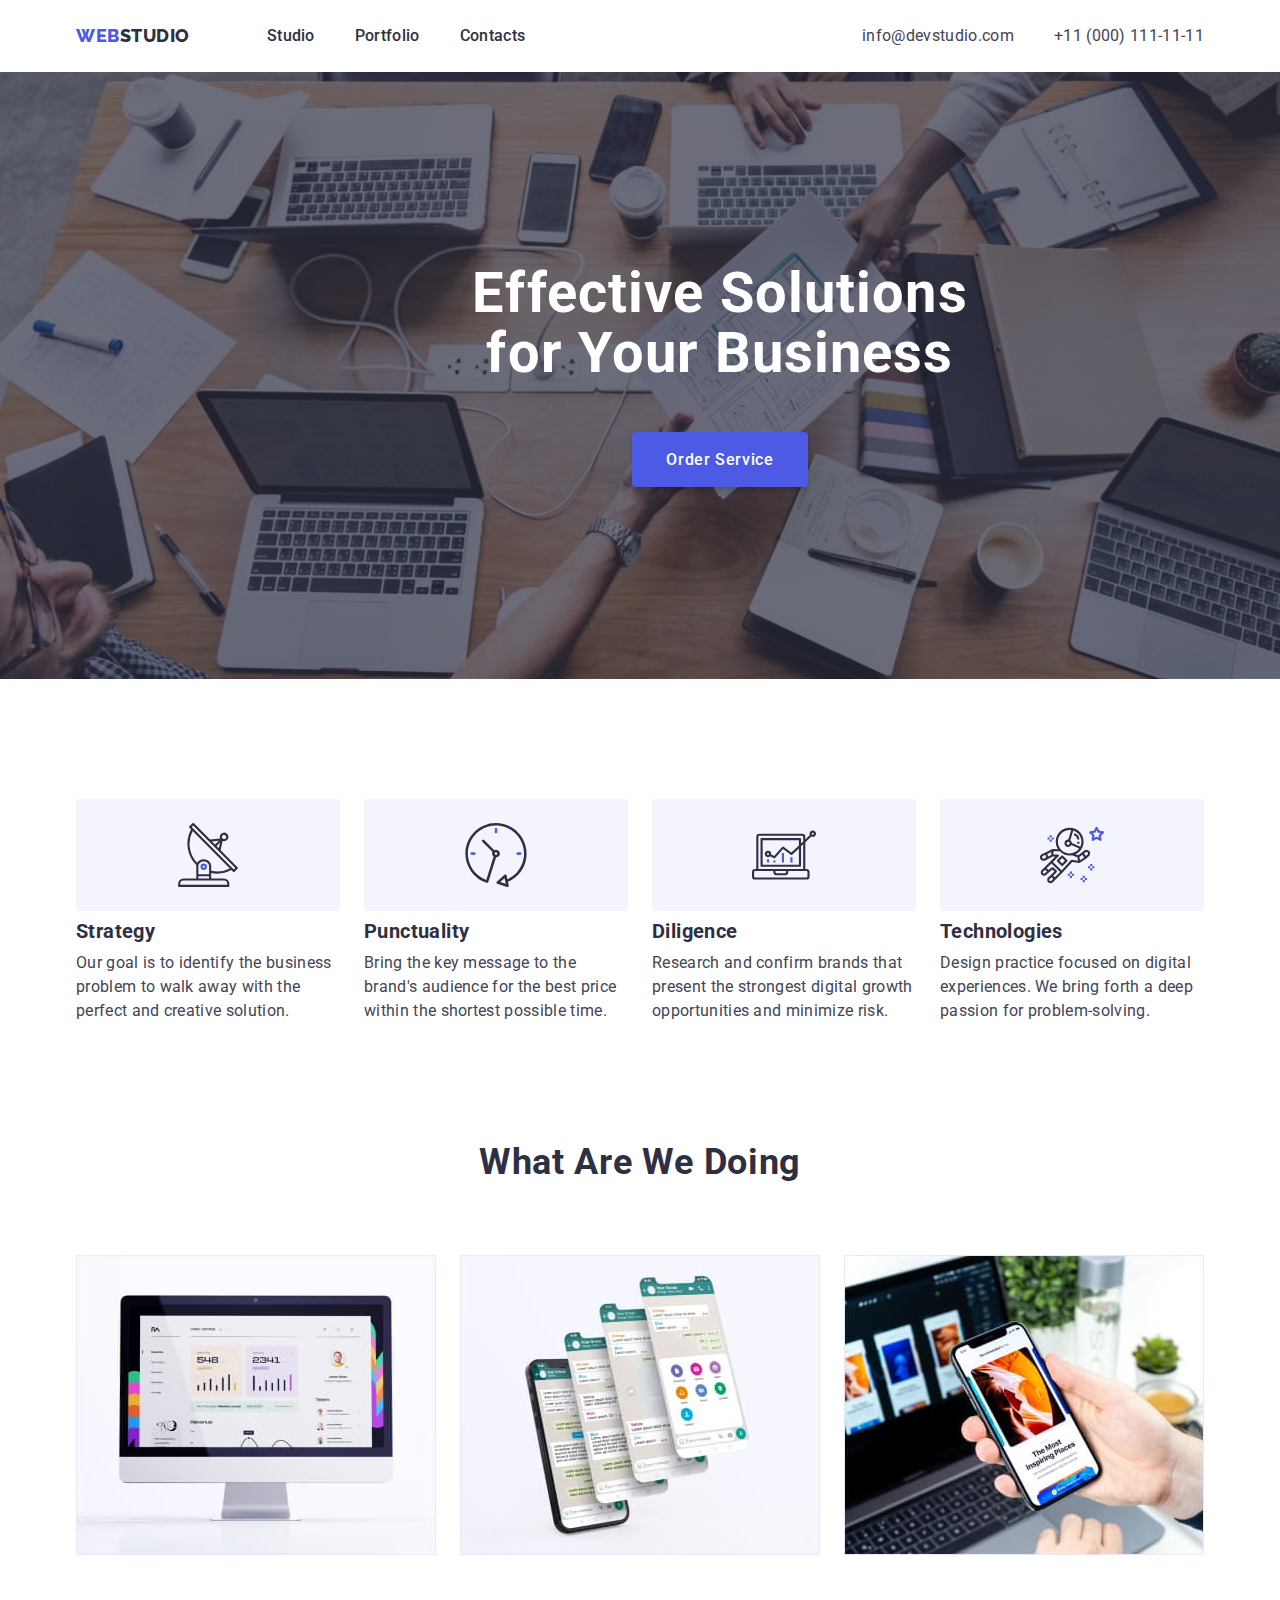
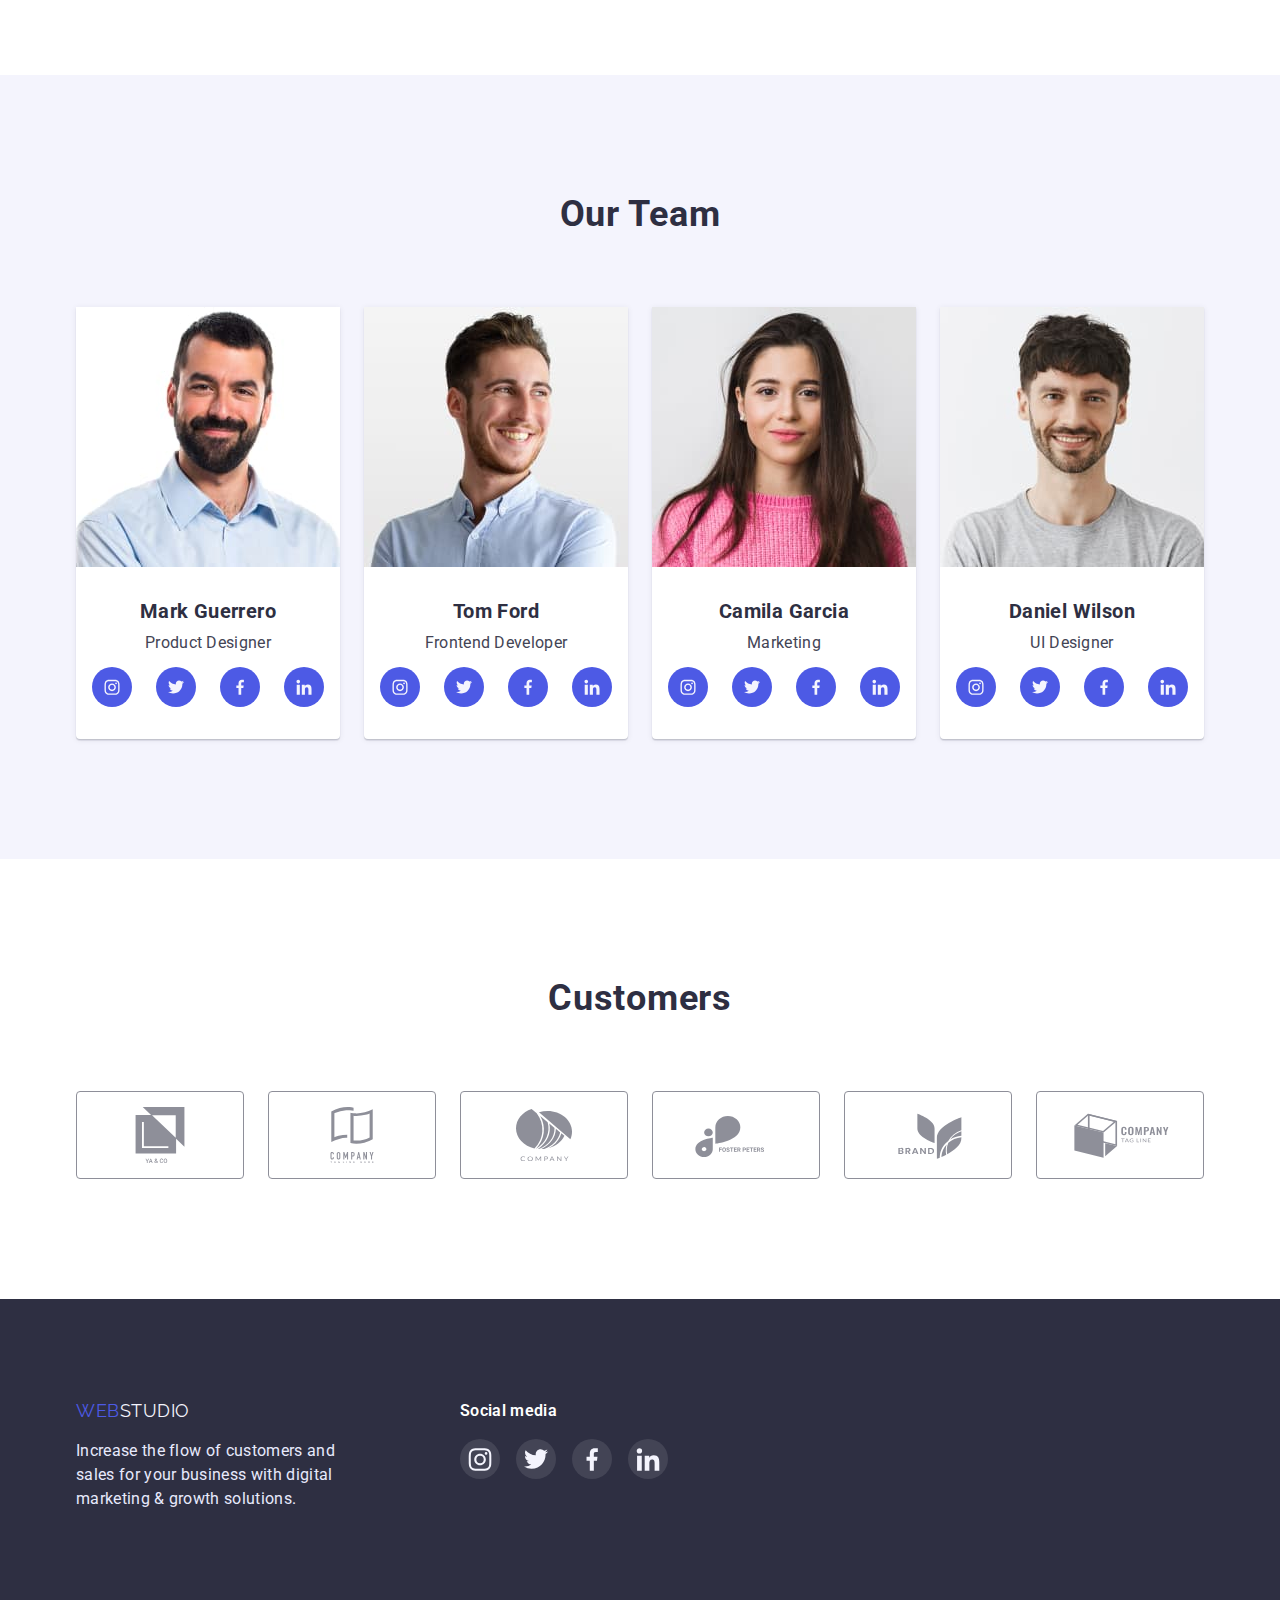
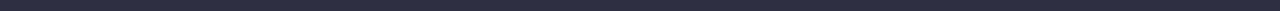
<file: index.html>
<!DOCTYPE html>
<html lang="en">
  <head>
    <meta charset="UTF-8" />
    <meta http-equiv="X-UA-Compatible" content="IE=edge" />
    <meta name="viewport" content="width=device-width, initial-scale=1.0">
    <title>Web Studio</title>
    <link rel="stylesheet"
          href="https://cdnjs.cloudflare.com/ajax/libs/modern-normalize/1.0.0/modern-normalize.min.css"/>
    <link rel="preconnect" href="https://fonts.googleapis.com">
    <link rel="preconnect" href="https://fonts.gstatic.com" crossorigin>
    <link href="https://fonts.googleapis.com/css2?family=Raleway:wght@800&family=Roboto:wght@400;500;700;900&display=swap" 
          rel="stylesheet">
    <link rel="stylesheet" href="./css/styles.css">
  </head>
  <body>
    <header class="header">
    <div class="conteiner header-conteiner">
      <nav class="navigation-conteiner">
        <a href="#" class="logo-top"><span class="web-top" >Web</span><span class="studio-top">Studio</span></a>
        <ul class="navigation">
          <li class="navigation-li"><a href="index.html" class="list-navigation">Studio</a></li>
          <li class="navigation-li"><a href="portfolio.html" class="list-navigation">Portfolio</a></li>
          <li class="navigation-li"><a href="" class="list-navigation">Contacts</a></li>
        </ul>
      </nav>
      <ul class="contacts">
        <li class="contact-li"><a href="mailto:info@devstudio.com" class="list-contacts">info@devstudio.com</a></li>
        <li class="contact-li"><a href="tel:+110001111111" class="list-contacts">+11 (000) 111-11-11</a></li>
      </ul>
    </div>
    </header>
    <main>
      <section class="hero overlay">
        <div class="conteiner">
         <h1 class="solutions">Effective Solutions<br />for Your Business</h1>
         <button type="button" class="contained">Order Service</button>
        </div>
      </section>
      <section class="advanteges">
        <div class="conteiner">
        <h2 class="visually-hidden">Advanteges</h2>
        <ul class="list-pluses">
          <li class="list-pluses-li">
            <div class="conteiner-advanteges-icon">
              <svg class="advantages-icon" width="64" height="64">
                <use href="./images/sprite.svg#antenna"></use>
              </svg>
            </div>
            <h3 class="list-title">Strategy</h3>
            <p class="list-advanteges">
              Our goal is to identify the business problem to walk away with the
              perfect and creative solution.
            </p>
          </li>
          <li class="list-pluses-li">
            <div class="conteiner-advanteges-icon">
              <svg class="advantages-icon" width="64" height="64">
                <use href="./images/sprite.svg#clock"></use>
              </svg>
            </div>
            <h3 class="list-title">Punctuality</h3>
            <p class="list-advanteges">
              Bring the key message to the brand's audience for the best price
              within the shortest possible time.
            </p>
          </li>
          <li class="list-pluses-li">
            <div class="conteiner-advanteges-icon">
              <svg class="advantages-icon" width="64" height="64">
                <use href="./images/sprite.svg#diagram"></use>
              </svg>
            </div>
            <h3 class="list-title">Diligence</h3>
            <p class="list-advanteges">
              Research and confirm brands that present the strongest digital
              growth opportunities and minimize risk.
            </p>
          </li>
          <li class="list-pluses-li">
            <div class="conteiner-advanteges-icon">
              <svg class="advantages-icon" width="64" height="64">
                <use href="./images/sprite.svg#astronaut"></use>
              </svg>
            </div>
            <h3 class="list-title">Technologies</h3>
            <p class="list-advanteges">
              Design practice focused on digital experiences. We bring forth a
              deep passion for problem-solving.
            </p>
          </li>
        </ul>
      </div>
      </section>
      <section class="types-jobs">
        <div class="conteiner">
        <h2 class="title">What are we doing</h2>
        <ul class="list-images">
          <li class="list-images-li"><img src="./images/box1.jpg" alt="box1" width="360" /></li>
          <li class="list-images-li"><img src="./images/box2.jpg" alt="box2" width="360" /></li>
          <li class="list-images-li"><img src="./images/box3.jpg" alt="box3" width="360" /></li>
        </ul>
       </div>
      </section>
      <section class="team">
        <div class="conteiner">
        <h2 class="title">Our Team</h2>
        <ul class="list-team">
          <li class="team-item">
            <img src="./images/pd.jpg" alt="Product Designer" width="264" />
            <div class="team-container">
            <h3 class="list-names">Mark Guerrero</h3>
            <p class="list-jobs">Product Designer</p>
              <ul class="social-list">
                <li class="social-list-item">
                  <a href="#" class="social-list-link">
                    <svg class="social-list-icon" width="16" height="16">
                      <use href="./images/sprite.svg#instagram"></use>
                    </svg>
                  </a>
                </li>
                <li class="social-list-item">
                  <a href="#" class="social-list-link">
                    <svg class="social-list-icon"  width="16" height="16">
                      <use href="./images/sprite.svg#twitter"></use>
                    </svg>
                  </a>
                </li>
                <li class="social-list-item">
                  <a href="#" class="social-list-link">
                    <svg class="social-list-icon"  width="16" height="16">
                      <use href="./images/sprite.svg#facebook"></use>
                    </svg>
                  </a>
                </li>
                <li class="social-list-item">
                  <a href="#" class="social-list-link">
                    <svg class="social-list-icon"  width="16" height="16">
                      <use href="./images/sprite.svg#linkedin"></use>
                    </svg>
                  </a>
                </li>
              </ul>
            </div>
          </li>
          <li class="team-item">
            <img src="./images/fd.jpg" alt="Frontend Developer" width="264" />
            <div class="team-container">
            <h3 class="list-names">Tom Ford</h3>
            <p class="list-jobs">Frontend Developer</p>
            <ul class="social-list">
              <li class="social-list-item">
                <a href="#" class="social-list-link">
                  <svg class="social-list-icon" width="16" height="16">
                    <use href="./images/sprite.svg#instagram"></use>
                  </svg>
                </a>
              </li>
              <li class="social-list-item">
                <a href="#" class="social-list-link">
                  <svg class="social-list-icon"  width="16" height="16">
                    <use href="./images/sprite.svg#twitter"></use>
                  </svg>
                </a>
              </li>
              <li class="social-list-item">
                <a href="#" class="social-list-link">
                  <svg class="social-list-icon"  width="16" height="16">
                    <use href="./images/sprite.svg#facebook"></use>
                  </svg>
                </a>
              </li>
              <li class="social-list-item">
                <a href="#" class="social-list-link">
                  <svg class="social-list-icon"  width="16" height="16">
                    <use href="./images/sprite.svg#linkedin"></use>
                  </svg>
                </a>
              </li>
            </ul>
          </div>
          </li>
          <li class="team-item">
            <img src="./images/mark.jpg" alt="Marketing" width="264" />
            <div class="team-container">
            <h3 class="list-names">Camila Garcia</h3>
            <p class="list-jobs">Marketing</p>
            <ul class="social-list">
              <li class="social-list-item">
                <a href="#" class="social-list-link">
                  <svg class="social-list-icon" width="16" height="16">
                    <use href="./images/sprite.svg#instagram"></use>
                  </svg>
                </a>
              </li>
              <li class="social-list-item">
                <a href="#" class="social-list-link">
                  <svg class="social-list-icon"  width="16" height="16">
                    <use href="./images/sprite.svg#twitter"></use>
                  </svg>
                </a>
              </li>
              <li class="social-list-item">
                <a href="#" class="social-list-link">
                  <svg class="social-list-icon"  width="16" height="16">
                    <use href="./images/sprite.svg#facebook"></use>
                  </svg>
                </a>
              </li>
              <li class="social-list-item">
                <a href="#" class="social-list-link">
                  <svg class="social-list-icon"  width="16" height="16">
                    <use href="./images/sprite.svg#linkedin"></use>
                  </svg>
                </a>
              </li>
            </ul>
          </div>
          </li>
          <li class="team-item">
            <img src="./images/des.jpg" alt="UI Designer" width="264" />
            <div class="team-container">
              <h3 class="list-names">Daniel Wilson</h3>
            <p class="list-jobs">UI Designer</p>
            <ul class="social-list">
              <li class="social-list-item">
                <a href="#" class="social-list-link">
                  <svg class="social-list-icon" width="16" height="16">
                    <use href="./images/sprite.svg#instagram"></use>
                  </svg>
                </a>
              </li>
              <li class="social-list-item">
                <a href="#" class="social-list-link">
                  <svg class="social-list-icon"  width="16" height="16">
                    <use href="./images/sprite.svg#twitter"></use>
                  </svg>
                </a>
              </li>
              <li class="social-list-item">
                <a href="#" class="social-list-link">
                  <svg class="social-list-icon"  width="16" height="16">
                    <use href="./images/sprite.svg#facebook"></use>
                  </svg>
                </a>
              </li>
              <li class="social-list-item">
                <a href="#" class="social-list-link">
                  <svg class="social-list-icon"  width="16" height="16">
                    <use href="./images/sprite.svg#linkedin"></use>
                  </svg>
                </a>
              </li>
            </ul>
          </div>
          </li>
        </ul>
      </div>
      </section>
      <section class="customers">
        <div class="conteiner">
          <h2 class="title">Customers</h2>
          <ul class="customers-list">
            <li class="customers-list-item">
              <a href="#" class="customers-list-link">
                <svg class="customers-list-icon" width="104" height="56">
                  <use href="./images/sprite.svg#yaco"></use>
                </svg>
              </a>
            </li>
            <li class="customers-list-item">
              <a href="#" class="customers-list-link">
                <svg class="customers-list-icon" width="104" height="56">
                  <use href="./images/sprite.svg#company_s"></use>
                </svg>
              </a>
            </li>
            <li class="customers-list-item">
              <a href="#" class="customers-list-link">
                <svg class="customers-list-icon" width="104" height="56">
                  <use href="./images/sprite.svg#group"></use>
                </svg>
              </a>
            </li>
            <li class="customers-list-item">
              <a href="#" class="customers-list-link">
                <svg class="customers-list-icon" width="104" height="56">
                  <use href="./images/sprite.svg#foster_peters"></use>
                </svg>
              </a>
            </li>
            <li class="customers-list-item">
              <a href="#" class="customers-list-link">
                <svg class="customers-list-icon" width="104" height="56">
                  <use href="./images/sprite.svg#brand"></use>
                </svg>
              </a>
            </li>
            <li class="customers-list-item">
              <a href="#" class="customers-list-link">
                <svg class="customers-list-icon" width="104" height="56">
                  <use href="./images/sprite.svg#tag_line"></use>
                </svg>
              </a>
            </li>
        </div>
      </section>
    </main>
    <footer class="footer">
      <div class="conteiner footer-conteiner">
        <div class="footer-conteiner-logo-reason">
      <a href="#" class="logo-bottom"><span class="web-bottom">Web</span><span class="stidio-botton">Studio</span></a>
      <div class="footer-conteiner-reason">
      <p class="reason">
        Increase the flow of customers and sales for your business with digital
        marketing & growth solutions.
      </p>
    </div>
  </div>
  <div class="footer-social-media">
      <h3 class="footer-social-media-titel">Social media</h3>
      <ul class="footer-social-media-list">
        <li class="footer-social-list-item">
          <a href="#" class="footer-social-list-link">
            <svg class="footer-social-list-icon" width="24" height="24">
              <use href="./images/sprite.svg#instagram"></use>
            </svg>
          </a>
        </li>
        <li class="footer-social-list-item">
          <a href="#" class="footer-social-list-link">
            <svg class="footer-social-list-icon"  width="24" height="24">
              <use href="./images/sprite.svg#twitter"></use>
            </svg>
          </a>
        </li>
        <li class="footer-social-list-item">
          <a href="#" class="footer-social-list-link">
            <svg class="footer-social-list-icon"  width="24" height="24">
              <use href="./images/sprite.svg#facebook"></use>
            </svg>
          </a>
        </li>
        <li class="footer-social-list-item">
          <a href="#" class="footer-social-list-link">
            <svg class="footer-social-list-icon"  width="24" height="24">
              <use href="./images/sprite.svg#linkedin"></use>
            </svg>
          </a>
        </li>
      </ul>
    </div>
    </div>
  </footer>
  </body>
</html>
</file>
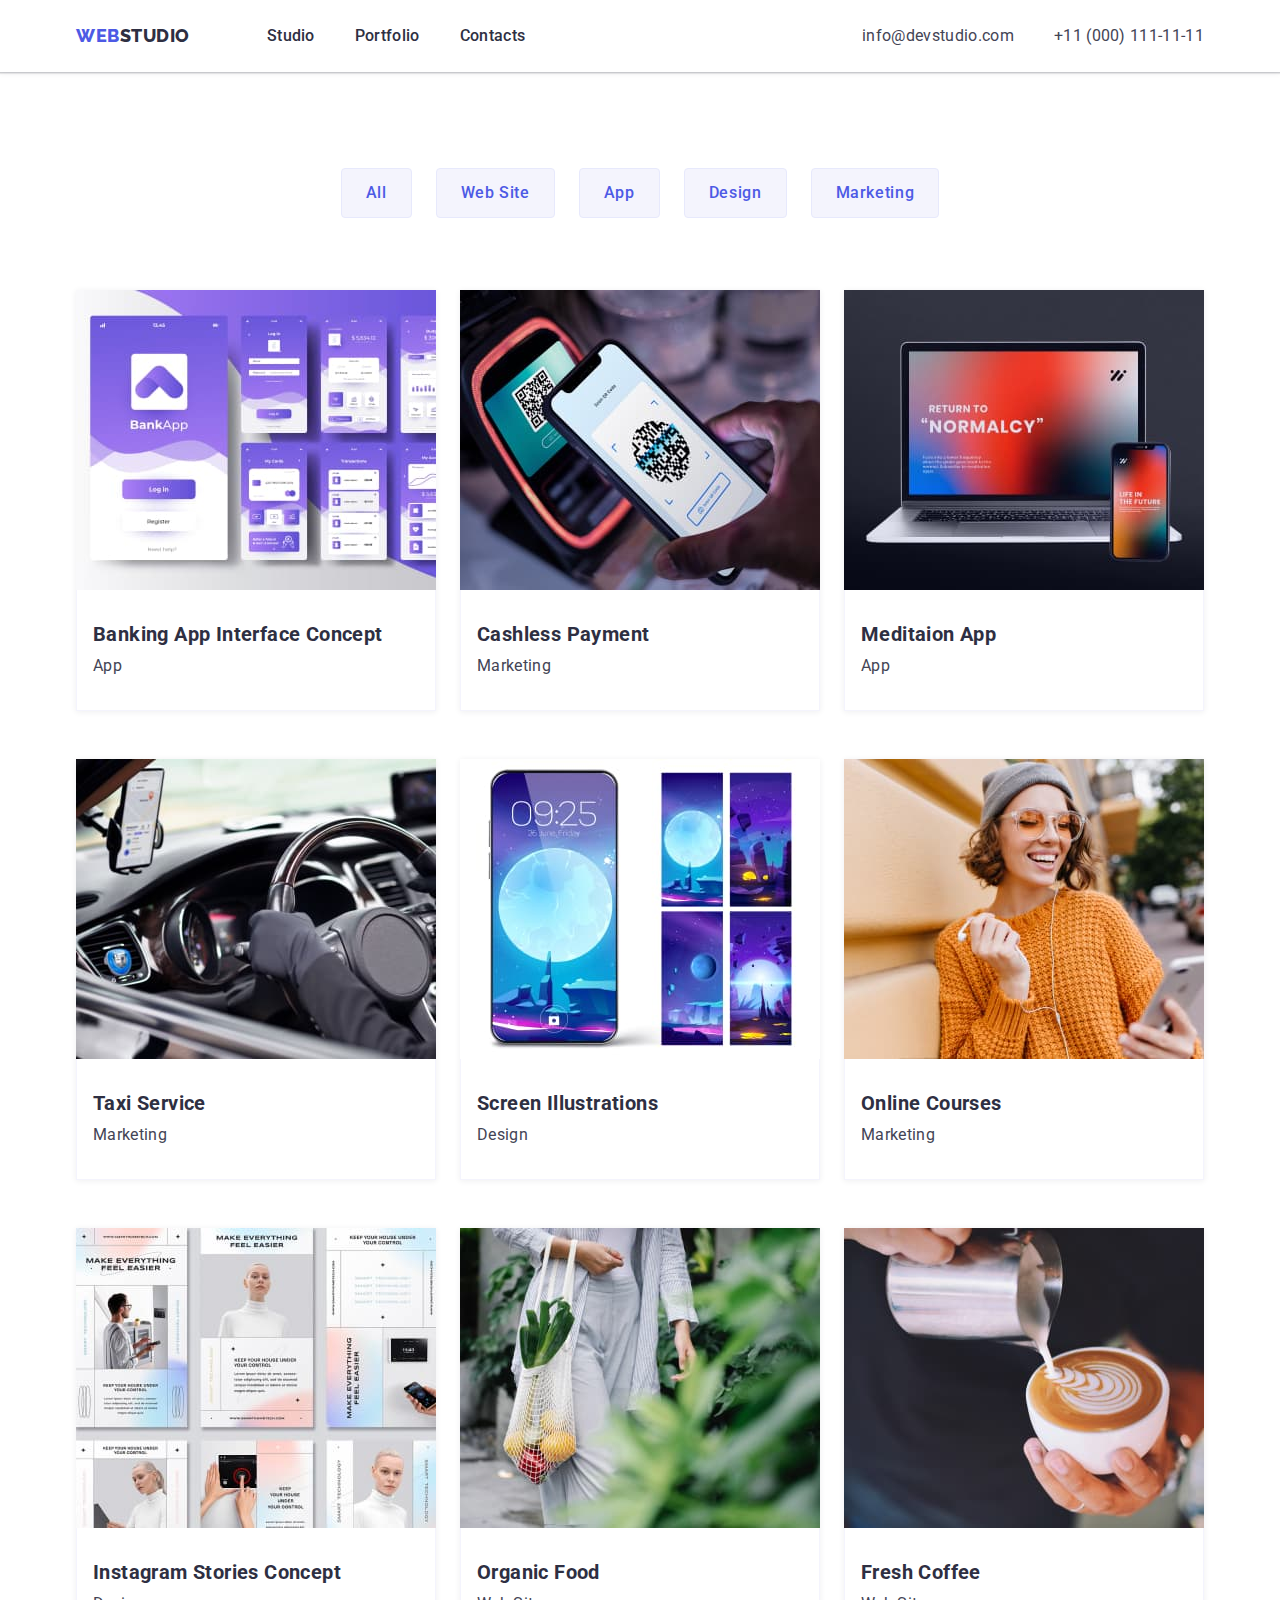
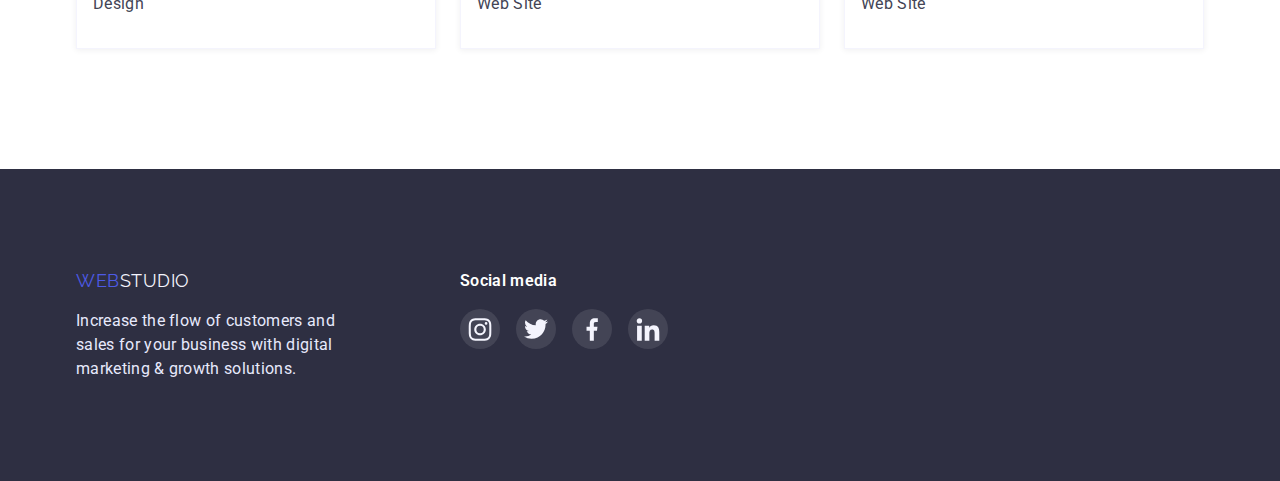
<file: portfolio.html>
<!DOCTYPE html>
<html lang="en">
<head>
    <meta charset="UTF-8">
    <meta http-equiv="X-UA-Compatible" content="IE=edge">
    <meta name="viewport" content="width=device-width, initial-scale=1.0">
    <title>Portfolio</title>
    <link rel="stylesheet"
          href="https://cdnjs.cloudflare.com/ajax/libs/modern-normalize/1.0.0/modern-normalize.min.css"/>
    <link rel="preconnect" href="https://fonts.googleapis.com">
    <link rel="preconnect" href="https://fonts.gstatic.com" crossorigin>
    <link href="https://fonts.googleapis.com/css2?family=Raleway:wght@800&family=Roboto:wght@400;500;700;900&display=swap" 
          rel="stylesheet">
    <link rel="stylesheet" href="./css/styles.css">
</head>
<body>
    <header class="header">
        <div class="conteiner header-conteiner">
          <nav class="navigation-conteiner">
            <a href="#" class="logo-top"><span class="web-top" >Web</span><span class="studio-top">Studio</span></a>
            <ul class="navigation">
              <li class="navigation-li"><a href="index.html" class="list-navigation">Studio</a></li>
              <li class="navigation-li"><a href="portfolio.html" class="list-navigation">Portfolio</a></li>
              <li class="navigation-li"><a href="" class="list-navigation">Contacts</a></li>
            </ul>
          </nav>
          <ul class="contacts">
            <li class="contact-li"><a href="mailto:info@devstudio.com" class="list-contacts">info@devstudio.com</a></li>
            <li class="contact-li"><a href="tel:+110001111111" class="list-contacts">+11 (000) 111-11-11</a></li>
          </ul>
        </div>
        </header>
      <main>
        <section class="portfolio">
            <div class="conteiner">
            <h1 class="visually-hidden">Portfolio</h1>
            <ul class="list-btn">
                <li class="list-btn-li">
                    <button type="button" class="filter-btn">All</button>
                </li>
                <li class="list-btn-li">
                    <button type="button" class="filter-btn">Web Site</button>
                </li>
                <li class="list-btn-li">
                    <button type="button" class="filter-btn">App</button>
                </li>
                <li class="list-btn-li">
                    <button type="button" class="filter-btn">Design</button>
                </li>
                <li class="list-btn-li">
                    <button type="button" class="filter-btn">Marketing</button>
                </li>
            </ul>

            <ul class="list">
                <li class="list-li">
                    <a href="#" class="portfolio-items">
                        <img src="./images/Interface.jpg" alt="Banking App" width="360">
                        <div class="portfolio-conteiner">
                        <h2 class="list-portfolio">Banking App Interface Concept</h2>
                        <p class="portfolio-jobs">App</p>
                    </div>
                    </a>
                </li>
                <li class="list-li">
                    <a href="#" class="portfolio-items">
                        <img src="./images/Payment.jpg" alt="Payment App" width="360">
                       <div class="portfolio-conteiner">
                        <h2 class="list-portfolio">Cashless Payment</h2>
                        <p class="portfolio-jobs">Marketing</p>
                        </div>
                    </a>
                </li>
                <li class="list-li">
                    <a href="#" class="portfolio-items">
                        <img src="./images/Meditaion.jpg" alt="Meditaion App" width="360">
                       <div class="portfolio-conteiner">
                        <h2 class="list-portfolio">Meditaion App</h2>
                        <p class="portfolio-jobs">App</p>
                        </div>
                    </a>
                </li>
                <li class="list-li">
                    <a href="#" class="portfolio-items">
                        <img src="./images/Taxi.jpg" alt="Taxi" width="360">
                       <div class="portfolio-conteiner">
                        <h2 class="list-portfolio">Taxi Service</h2>
                        <p class="portfolio-jobs">Marketing</p>
                        </div>
                    </a>
                </li>
                <li class="list-li">
                    <a href="#" class="portfolio-items">
                        <img src="./images/Illustrations.jpg" alt="Screen Illustrations" width="360">
                       <div class="portfolio-conteiner">
                        <h2 class="list-portfolio">Screen Illustrations</h2>
                        <p class="portfolio-jobs">Design</p>
                        </div>
                    </a>
                </li>
                <li class="list-li">
                    <a href="#" class="portfolio-items">
                        <img src="./images/Courses.jpg" alt="Woman with Online Courses App" width="360">
                       <div class="portfolio-conteiner">
                        <h2 class="list-portfolio">Online Courses</h2>
                        <p class="portfolio-jobs">Marketing</p>
                        </div>
                    </a>
                </li>
                <li class="list-li">
                    <a href="#" class="portfolio-items">
                        <img src="./images/Instagram.jpg" alt="Instagram Stories" width="360">
                        <div class="portfolio-conteiner">
                        <h2 class="list-portfolio">Instagram Stories Concept</h2>
                        <p class="portfolio-jobs">Design</p>
                        </div>
                    </a>
                </li>
                <li class="list-li">
                    <a href="#" class="portfolio-items">
                        <img src="./images/Food.jpg" alt="Organic Food" width="360">
                        <div class="portfolio-conteiner">
                        <h2 class="list-portfolio">Organic Food</h2>
                        <p class="portfolio-jobs">Web Site</p>
                        </div>
                    </a>
                </li>
                <li class="list-li">
                    <a href="#" class="portfolio-items">
                        <img src="./images/Coffee.jpg" alt="Coffee" width="360">
                        <div class="portfolio-conteiner">
                        <h2 class="list-portfolio">Fresh Coffee</h2>
                        <p class="portfolio-jobs">Web Site</p>
                        </div>
                    </a>
                </li>
            </ul>
        </div>
        </section>
      </main>
      <footer class="footer">
        <div class="conteiner footer-conteiner">
          <div class="footer-conteiner-logo-reason">
        <a href="#" class="logo-bottom"><span class="web-bottom">Web</span><span class="stidio-botton">Studio</span></a>
        <div class="footer-conteiner-reason">
        <p class="reason">
          Increase the flow of customers and sales for your business with digital
          marketing & growth solutions.
        </p>
      </div>
    </div>
    <div class="footer-social-media">
        <h3 class="footer-social-media-titel">Social media</h3>
        <ul class="footer-social-media-list">
          <li class="footer-social-list-item">
            <a href="#" class="footer-social-list-link">
              <svg class="footer-social-list-icon" width="24" height="24">
                <use href="./images/sprite.svg#instagram"></use>
              </svg>
            </a>
          </li>
          <li class="footer-social-list-item">
            <a href="#" class="footer-social-list-link">
              <svg class="footer-social-list-icon"  width="24" height="24">
                <use href="./images/sprite.svg#twitter"></use>
              </svg>
            </a>
          </li>
          <li class="footer-social-list-item">
            <a href="#" class="footer-social-list-link">
              <svg class="footer-social-list-icon"  width="24" height="24">
                <use href="./images/sprite.svg#facebook"></use>
              </svg>
            </a>
          </li>
          <li class="footer-social-list-item">
            <a href="#" class="footer-social-list-link">
              <svg class="footer-social-list-icon"  width="24" height="24">
                <use href="./images/sprite.svg#linkedin"></use>
              </svg>
            </a>
          </li>
        </ul>
      </div>
      </div>
    </footer>
    </body>
</html>
</file>
<file: css/styles.css>
*,
*::before,
*::after {
  box-sizing: border-box;
}

h1, h2, h3, p {
    margin: 0;
}

ul {
    margin-top: 0;
    margin-bottom: 0;
    padding-left: 0;
}

img {
    display: block;
    max-width: 100%;
}

:root {
    --primary-brand: #4D5AE5;
    --dark: #2E2F42;
    --success: #31D0AA;
    --text: #434455;
    --subtle-text: #8E8F99;
    --accent: #E7E9FC;
    --light: #F4F4FD;
}

body {
    font-family: 'Roboto', sans-serif;
    color: var(--text);
    background-color: #FFFFFF;
}


.header {
    box-shadow: 0px 2px 1px rgba(46, 47, 66, 0.08), 0px 1px 1px rgba(46, 47, 66, 0.16), 0px 1px 6px rgba(46, 47, 66, 0.08);
}

.conteiner {
    width: 1158px;
    padding-right: 15px;
    padding-left: 15px;
    margin: 0 auto;
}

.header-conteiner {
    display: flex;
    align-items: center;
        
    background: #FFFFFF;
    
}

.navigation-conteiner {
    display: flex;
    align-items: center;
}

/* header-logo */

.logo-top {
    font-family: 'Raleway';
    font-weight: 800;
    font-size: 18px;
    line-height: 1.33;
    align-items: center;
    letter-spacing: 0.03em;
    text-transform: uppercase;
    text-decoration: none;
}

.web-top {
    color: var(--primary-brand);
}

.studio-top {
    color: var(--dark);
}

/* heder-navigation */

.navigation {
    display: flex;
    list-style-type: none;
    margin-left: 77px;
    padding: 0; 
}

.navigation-li:not(:last-child) {
    margin-right: 40px;
}


.list-navigation {
    display: block;
    padding-top: 24px;
    padding-bottom: 24px;
    
    color: var(--dark);
    font-weight: 500;
    font-size: 16px;
    line-height: 1.5;
    letter-spacing: 0.02em;
    text-decoration: none;
    
}

.list-navigation:hover, 
.list-navigation:focus {
    color: var(--text);
}

.list-navigation:active {
    color: var(--primary-brand);
}

/* heder-contacts */

.contacts {
    display: flex;
    list-style-type: none;
    margin-left: auto;
    padding: 0;
    
}

.contact-li:not(:last-child) {
margin-right: 40px;
}

.list-contacts {
    color: var(--text);
    font-size: 16px;
    line-height: 1.5;
    letter-spacing: 0.02em;
    text-decoration: none;

    padding-top: 24px;
    padding-bottom: 24px;
}

.list-contacts:hover,
.list-contacts:focus {
    color: var(--primary-brand);
}

/* section-hero */

.hero {
    text-align: center;
    padding-top: 192px;
    padding-bottom: 192px;

}

.overlay {
    width: 1440px;
    margin-left: auto;
    margin-right: auto;
    background-image: linear-gradient(
        to right, 
        rgba(46, 47, 66, 0.7),
        rgba(46, 47, 66, 0.7)
        ),
        url("../images/people-office\ 1.jpg");
    background-repeat: no-repeat;
    background-position: center;
    background-size: cover;
}

.solutions {
    font-weight: 700;
    font-size: 56px;
    line-height: 1.07;
    text-align: center;
    letter-spacing: 0.02em;
    color: #FFFFFF;
    
    margin-bottom: 48px;
        
}

.contained {
    font-family: 'Roboto', sans-serif;
    padding: 16px 32px;
    background: var(--primary-brand);
    box-shadow: 0px 4px 4px rgba(0, 0, 0, 0.15);
    border-radius: 4px;
    border-color: transparent;
    font-weight: 500;
    font-size: 16px;
    line-height: 1.19;
    letter-spacing: 0.04em;
    color: #FFFFFF;
    cursor: pointer;           
}

.contained:hover,
.contained:focus {
    background: var(--primary-brand);
    box-shadow: 0px 1px 6px rgba(46, 47, 66, 0.08), 
                0px 1px 1px rgba(46, 47, 66, 0.16), 
                0px 2px 1px rgba(46, 47, 66, 0.08);
}

.contained:active{
    background: #404BBF;
    box-shadow: 0px 4px 4px rgba(0, 0, 0, 0.15);
    border-radius: 4px;
}


/* section-advanteges */

.advanteges {
    padding-top: 120px;

}

.list-pluses{
    list-style-type: none;
    display: flex;
    margin: 0;
    padding: 0;
}

.icon {
    display: flex; 
    align-items: center; 
    justify-content: center;
}

.list-pluses-li{
    flex-basis: calc((100% - 3 * 24px) / 4);
}


.list-pluses-li:not(:last-child) {
    margin-right: 24px;
}

.list-title {
    font-weight: 700;
    font-size: 20px;
    line-height: 1.2;
    letter-spacing: 0.02em;
    color: var(--dark);

    margin: 0 0 8px 0;
    
}

.list-advanteges {
    font-size: 16px;
    line-height: 1.5;
    letter-spacing: 0.02em;
    color: var(--text);

    margin: 0;
}

.visually-hidden {
      position: absolute;
      white-space: nowrap;
      width: 1px;
      height: 1px;
      overflow: hidden;
      border: 0;
      padding: 0;
      clip: rect(0 0 0 0);
      clip-path: inset(50%);
      margin: -1px;
  } 

/* section-our-work and team*/
.types-jobs{
    padding-top: 120px;
    padding-bottom: 120px;
}

.title {
    font-weight: 700;
    font-size: 36px;
    line-height: 1.11;
    text-align: center;
    letter-spacing: 0.02em;
    text-transform: capitalize;
    color: var(--dark);

    margin: 0 0 72px;
    
}


.list-images{
    list-style-type: none;
    display: flex;

    margin: 0;
    padding: 0;
}

.list-images-li{
    flex-basis: calc((100% - 2 * 24px) / 3);
}

.list-images-li:not(:last-child) {
    margin-right: 24px;
}

.list-team{
  list-style-type: none;  
  display: flex;

  margin: 0;
  padding: 0;
  }

.team{
    background: var(--light);
    padding-top: 120px;
    padding-bottom: 120px;
}

.team-item{
    background: #FFFFFF;
    box-shadow: 0px 1px 6px rgba(46, 47, 66, 0.08), 0px 1px 1px rgba(46, 47, 66, 0.16), 0px 2px 1px rgba(46, 47, 66, 0.08);
    border-radius: 0px 0px 4px 4px;

    flex-basis: calc((100% - 3 * 24px) / 4);
}

.team-item:not(:last-child) {
    margin-right: 24px;
}

.team-container {
    padding-top: 32px;
    padding-bottom: 32px;
    padding-right: 16px;
    padding-left: 16px;
}

.list-names {
    font-weight: 700;
    font-size: 20px;
    line-height: 1.2;
    text-align: center;
    letter-spacing: 0.02em;
    color: var(--dark);
    margin-bottom: 8px;
}

.list-jobs{
    font-size: 16px;
    line-height: 1.5;
    text-align: center;
    letter-spacing: 0.02em;
    color: var(--text);

    margin: 0;
}

/* Customers */

.customers {
    padding-top: 120px;
    padding-bottom: 120px;
}


/* portfolio: section button*/

.portfolio{
padding-top: 96px;
padding-bottom: 120px;
}

.list-btn {
    display: flex;
    justify-content: center;

    list-style-type: none;
    margin-bottom: 72px;

}

.list-btn-li:not(:last-child) {
    margin-right: 24px;
}

.filter-btn{
    font-family: 'Roboto', sans-serif;
    background: var(--light);
    border: 1px solid var(--accent);
    border-radius: 4px;
    font-weight: 500;
    font-size: 16px;
    line-height: 1.5;
    align-items: center;
    text-align: center;
    letter-spacing: 0.04em;
    color: var(--primary-brand);
    cursor: pointer;
    padding: 12px 24px;
}

.filter-btn:hover,
.filter-btn:focus{
    background: var(--primary-brand);
    box-shadow: 0px 1px 6px rgba(46, 47, 66, 0.08), 0px 1px 1px rgba(46, 47, 66, 0.16), 0px 2px 1px rgba(46, 47, 66, 0.08);
    border-radius: 4px;
    color: #FFFFFF;
    border-color: transparent;
}

.filter-btn:active
{
    background: #404BBF;
    box-shadow: 0px 4px 4px rgba(0, 0, 0, 0.15);
    border-radius: 4px;
    color: #FFFFFF;   
}

/* portfolio list images */

.list {
    display: flex;
    flex-wrap: wrap;
    column-gap: 24px;
    row-gap: 48px;
    justify-content: center;
    
    list-style-type: none;
}

.list-li {
    flex-basis: calc((100% - 48px) / 3);
}



.portfolio-items{
    text-decoration: none;
    display: block;
    box-shadow: 0px 1px 6px rgba(46, 47, 66, 0.08);

}

.portfolio-items:hover{
    box-shadow: 0px 1px 6px rgba(46, 47, 66, 0.08), 
                0px 1px 1px rgba(46, 47, 66, 0.16), 
                0px 2px 1px rgba(46, 47, 66, 0.08);
}

.portfolio-conteiner {
    padding-top: 32px;
    padding-bottom: 32px;
    padding-left: 16px;
   
    border-right-width: 0.5px;
    border-bottom-width: 0.5px;
    border-left-width: 0.5px;
    border-right-style: solid; 
    border-bottom-style: solid;
    border-left-style: solid;
    border-right-color: rgb(244, 244, 253); 
    border-bottom-color: rgb(244, 244, 253);
    border-left-color: rgb(244, 244, 253); 
}

.list-portfolio{
    font-weight: 700;
    font-size: 20px;
    line-height: 1.2;
    letter-spacing: 0.02em;
    color: var(--dark);

    
    margin-bottom: 8px;
}

.portfolio-jobs{
    font-size: 16px;
    line-height: 1.5;
    letter-spacing: 0.02em;
    color: var(--text);

    margin: 0;
}


/* footer */

.footer {
    background: var(--dark);
    padding-top: 100px;
    padding-bottom: 100px;
}

.logo-bottom {
    font-family: 'Raleway';
    font-size: 18px;
    line-height: 1.33;
    align-items: center;
    letter-spacing: 0.03em;
    text-transform: uppercase;
    text-decoration: none;

    margin-bottom: 16px;
}

.web-bottom {
    color: var(--primary-brand);
}

.stidio-botton {
    color: var(--light);
}

.web-bottom:active, 
.stidio-botton:active {
    color: var(--primary-brand);
}

.footer-conteiner {
    display: flex;
}

.footer-conteiner-reason {
    width: 264px;
    
}

.reason{
    font-size: 16px;
    line-height: 1.5;
    letter-spacing: 0.02em;
    color: var(--accent);
    margin-top: 16px;
    
}

/* icons our team*/

.social-list {
    list-style-type: none;
    display: flex;
    justify-content: center;
    gap: 24px;
    margin-top: 12px;
}

.social-list-link {
    display: flex;
    justify-content: center;
    align-items: center;
    width: 40px;
    height: 40px;
    border-radius: 50%;
    background-color: #4D5AE5;
}

.social-list-link:hover,
.social-list-link:focus {
    background-color: #31D0AA;
}

.social-list-icon {
  fill: #F4F4FD;  
}

/* icons advanteges */

.conteiner-advanteges-icon {
    display: flex;
    justify-content: center;
    align-items: center;
    width: 264px;
    height: 112px;
    background: #F4F4FD;
    border-radius: 4px;
    margin-bottom: 8px;
}


/* icon customers */
.customers-list {
    list-style-type: none;
    display: flex;
    justify-content: center;
    gap: 24px;
    margin-top: 72px;
}

.customers-list-item {
    flex-basis: calc((100% - 5 * 24px) / 6);

}

.customers-list-link {
    display: flex;
    justify-content: center;
    align-items: center;
    width: 100%;
    height: 88px;
    color: #8E8F99;
    border: 1px solid #8E8F99;
    border-radius: 4px;
}


.customers-list-link:hover, 
.customers-list-link:focus{
    color: #4D5AE5;
    border: 1px solid #4D5AE5;
    border-radius: 4px;
} 

.customers-list-icon {
    fill: currentColor;
} 

.footer-conteiner-logo-reason {
    margin-right: 120px;
}


.footer-social-media-titel {
font-weight: 600;
font-size: 16px;
line-height: 24px;
letter-spacing: 0.02em;
color: #FFFFFF;

}

.footer-social-media-list {
    list-style-type: none;
    display: flex;
    justify-content: center;
    gap: 16px;
    margin-top: 16px;
}

.footer-social-list-link {
    display: flex;
    justify-content: center;
    align-items: center;
    width: 40px;
    height: 40px;
    border-radius: 50%;
    background-color: rgba(255, 255, 255, 0.1); 
}

.footer-social-list-icon {
    fill: #F4F4FD;
}

.footer-social-list-link:hover,
.footer-social-list-link:focus {
    background-color: #31D0AA;
   
}
</file>
